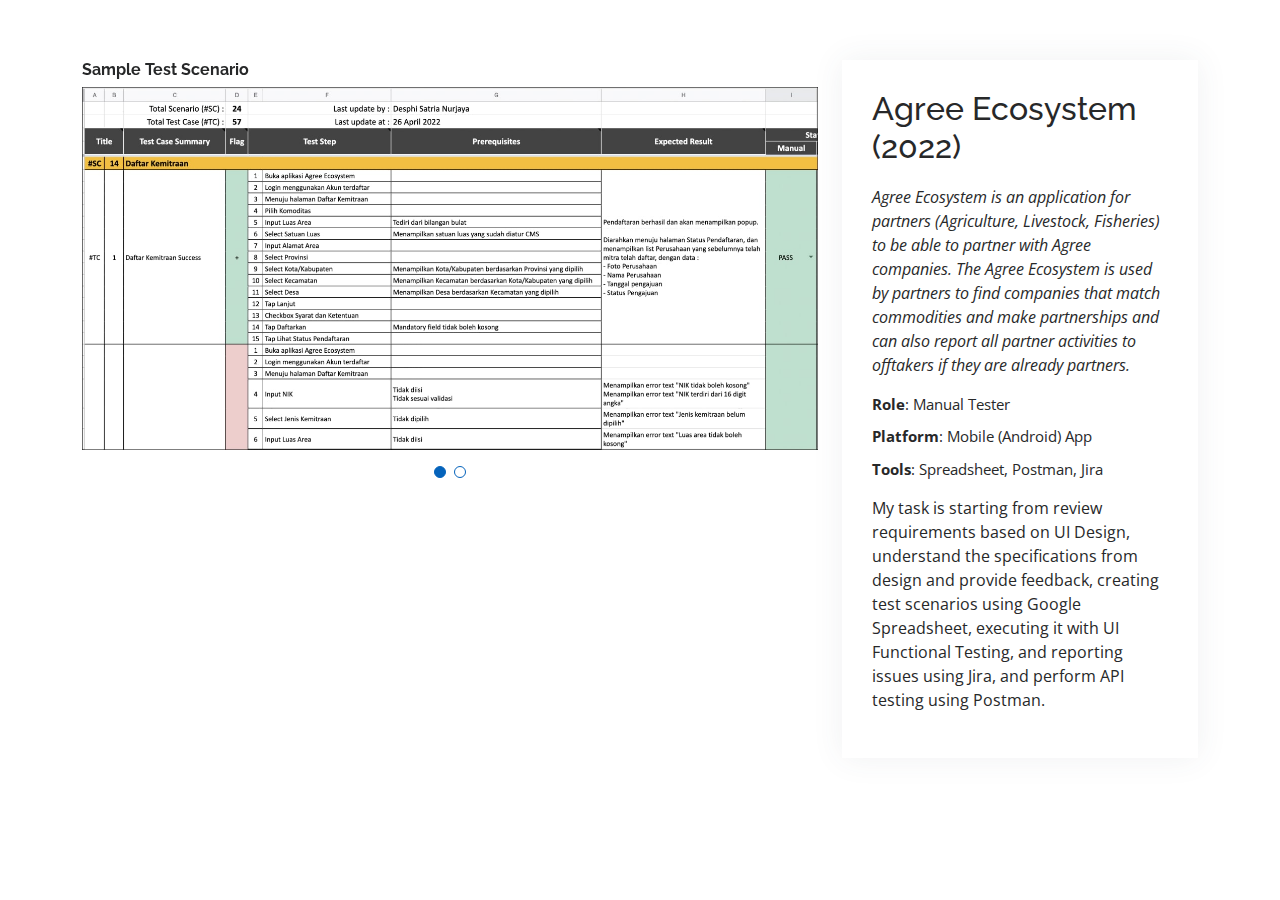
<file: details-agree-ecosystem.html>
<!DOCTYPE html>
<html lang="en">

<head>
  <meta charset="utf-8">
  <meta content="width=device-width, initial-scale=1.0" name="viewport">

  <title>Portfolio Details - Personal Bootstrap Template</title>
  <meta content="" name="description">
  <meta content="" name="keywords">

  <!-- Favicons -->
  <link href="assets/img/favicon.png" rel="icon">
  <link href="assets/img/apple-touch-icon.png" rel="apple-touch-icon">

  <!-- Google Fonts -->
  <link href="https://fonts.googleapis.com/css?family=Open+Sans:300,300i,400,400i,600,600i,700,700i|Raleway:300,300i,400,400i,500,500i,600,600i,700,700i|Poppins:300,300i,400,400i,500,500i,600,600i,700,700i" rel="stylesheet">

  <!-- Vendor CSS Files -->
  <link href="assets/vendor/aos/aos.css" rel="stylesheet">
  <link href="assets/vendor/bootstrap/css/bootstrap.min.css" rel="stylesheet">
  <link href="assets/vendor/bootstrap-icons/bootstrap-icons.css" rel="stylesheet">
  <link href="assets/vendor/boxicons/css/boxicons.min.css" rel="stylesheet">
  <link href="assets/vendor/glightbox/css/glightbox.min.css" rel="stylesheet">
  <link href="assets/vendor/swiper/swiper-bundle.min.css" rel="stylesheet">

  <!-- Template Main CSS File -->
  <link href="assets/css/style.css" rel="stylesheet">

  <!-- =======================================================
  * Template Name: MyResume - v4.8.1
  * Template URL: https://bootstrapmade.com/free-html-bootstrap-template-my-resume/
  * Author: BootstrapMade.com
  * License: https://bootstrapmade.com/license/
  ======================================================== -->
</head>

<body>

  <main id="main">

    <!-- ======= Portfolio Details Section Agree Mart ======= -->
    <section id="agree-ecosytem-details" class="portfolio-details">
      <div class="container">
        <div class="row gy-4">
          <div class="col-lg-8">
            <div class="portfolio-details-slider swiper">
              <div class="swiper-wrapper align-items-center">
                <div class="swiper-slide">
                  <h6><strong>Sample Test Scenario</strong></h6>
                  <img src="assets/img/portfolio/agree-ecosystem-scenario.jpg" alt="">
                </div>
                <div class="swiper-slide">
                  <h6><strong>Sample Issue Reporting</strong></h6>
                  <img src="assets/img/portfolio/agree-ecosystem-report.jpg" alt="">
                </div>
              </div>
              <div class="swiper-pagination"></div>
            </div>
          </div>
          <div class="col-lg-4">
            <div class="portfolio-info">
              <h2>Agree Ecosystem (2022)</h2>
              <div class="portfolio-description">
                <p><em>
                  Agree Ecosystem is an application for partners (Agriculture, Livestock, Fisheries) to be able to partner with Agree companies. The Agree Ecosystem is used by partners to find companies that match commodities and make partnerships and can also report all partner activities to offtakers if they are already partners.
                </p></em>
              </div>
              <ul>
                <li><strong>Role</strong>: Manual Tester</li>
                <li><strong>Platform</strong>: Mobile (Android) App</li>
                <li><strong>Tools</strong>: Spreadsheet, Postman, Jira</li>
              </ul>
              <p>My task is starting from review requirements based on UI Design, understand the specifications from design and provide feedback, creating test scenarios using Google Spreadsheet, executing it with UI Functional Testing, and reporting issues using Jira, and perform API testing using Postman.
              </p>
            </div>
          </div>

        </div>

      </div>
    </section><!-- End Portfolio Details Section -->

  </main><!-- End #main -->

  <div id="preloader"></div>
  <a href="#" class="back-to-top d-flex align-items-center justify-content-center"><i class="bi bi-arrow-up-short"></i></a>

  <!-- Vendor JS Files -->
  <script src="assets/vendor/purecounter/purecounter_vanilla.js"></script>
  <script src="assets/vendor/aos/aos.js"></script>
  <script src="assets/vendor/bootstrap/js/bootstrap.bundle.min.js"></script>
  <script src="assets/vendor/glightbox/js/glightbox.min.js"></script>
  <script src="assets/vendor/isotope-layout/isotope.pkgd.min.js"></script>
  <script src="assets/vendor/swiper/swiper-bundle.min.js"></script>
  <script src="assets/vendor/typed.js/typed.min.js"></script>
  <script src="assets/vendor/waypoints/noframework.waypoints.js"></script>
  <script src="assets/vendor/php-email-form/validate.js"></script>

  <!-- Template Main JS File -->
  <script src="assets/js/main.js"></script>

</body>

</html>
</file>
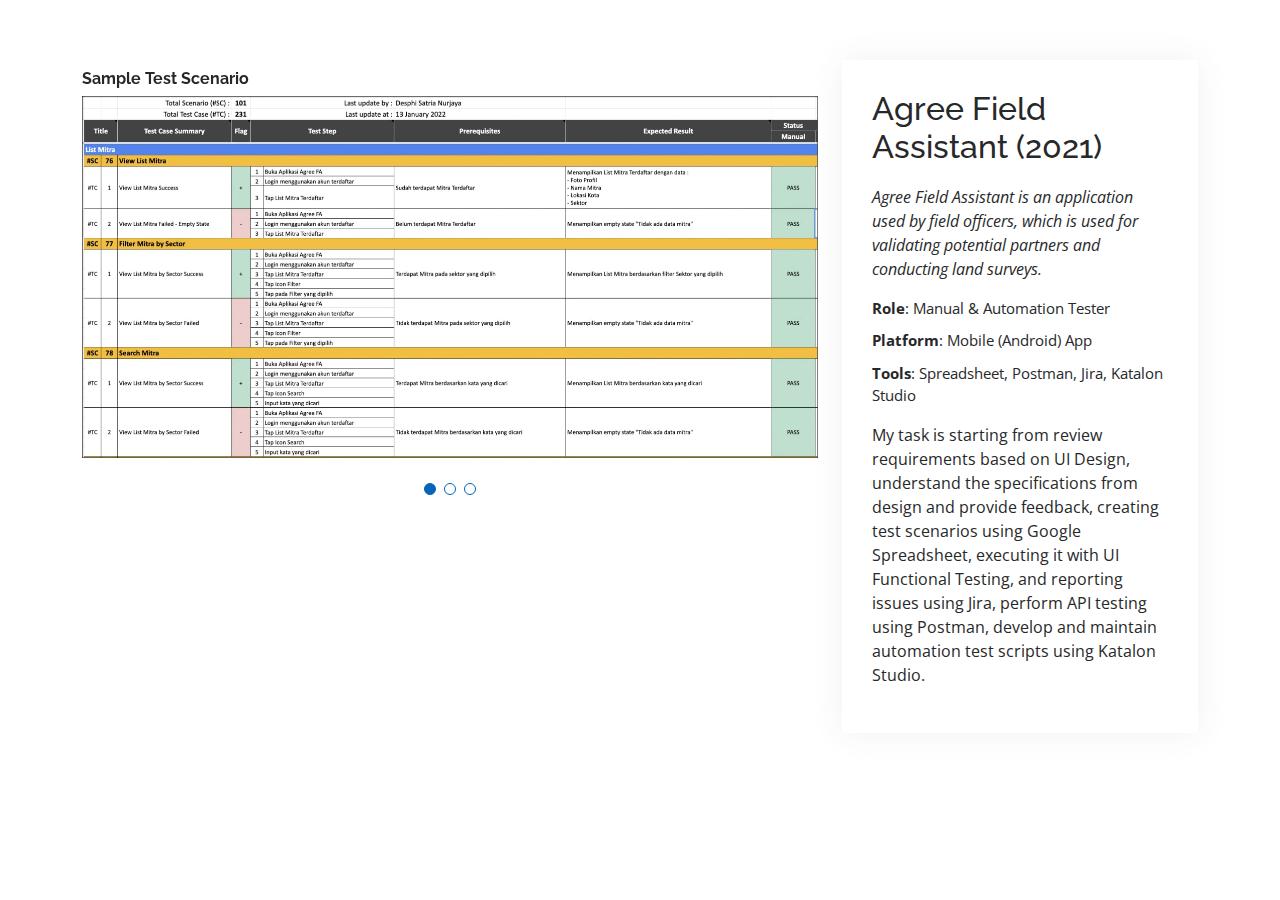
<file: details-agree-fieldassistant.html>
<!DOCTYPE html>
<html lang="en">

<head>
  <meta charset="utf-8">
  <meta content="width=device-width, initial-scale=1.0" name="viewport">

  <title>Portfolio Details - Personal Bootstrap Template</title>
  <meta content="" name="description">
  <meta content="" name="keywords">

  <!-- Favicons -->
  <link href="assets/img/favicon.png" rel="icon">
  <link href="assets/img/apple-touch-icon.png" rel="apple-touch-icon">

  <!-- Google Fonts -->
  <link href="https://fonts.googleapis.com/css?family=Open+Sans:300,300i,400,400i,600,600i,700,700i|Raleway:300,300i,400,400i,500,500i,600,600i,700,700i|Poppins:300,300i,400,400i,500,500i,600,600i,700,700i" rel="stylesheet">

  <!-- Vendor CSS Files -->
  <link href="assets/vendor/aos/aos.css" rel="stylesheet">
  <link href="assets/vendor/bootstrap/css/bootstrap.min.css" rel="stylesheet">
  <link href="assets/vendor/bootstrap-icons/bootstrap-icons.css" rel="stylesheet">
  <link href="assets/vendor/boxicons/css/boxicons.min.css" rel="stylesheet">
  <link href="assets/vendor/glightbox/css/glightbox.min.css" rel="stylesheet">
  <link href="assets/vendor/swiper/swiper-bundle.min.css" rel="stylesheet">

  <!-- Template Main CSS File -->
  <link href="assets/css/style.css" rel="stylesheet">

  <!-- =======================================================
  * Template Name: MyResume - v4.8.1
  * Template URL: https://bootstrapmade.com/free-html-bootstrap-template-my-resume/
  * Author: BootstrapMade.com
  * License: https://bootstrapmade.com/license/
  ======================================================== -->
</head>

<body>

  <main id="main">

    <!-- ======= Portfolio Details Section Agree Mart ======= -->
    <section id="agree-fieldassistant-details" class="portfolio-details">
      <div class="container">
        <div class="row gy-4">
          <div class="col-lg-8">
            <div class="portfolio-details-slider swiper">
              <div class="swiper-wrapper align-items-center">
                <div class="swiper-slide">
                  <h6><strong>Sample Test Scenario</strong></h6>
                  <img src="assets/img/portfolio/agree-fieldassistant-scenario.jpg" alt="">
                </div>
                <div class="swiper-slide">
                  <h6><strong>Sample Issue Reporting</strong></h6>
                  <img src="assets/img/portfolio/agree-fieldassistant-report.jpg" alt="">
                </div>
                <div class="swiper-slide">
                  <h6><strong>Sample Test Automation Script</strong> </h6>
                  <h6>Automation script - Change Password Success </h6>
                  <img src="assets/img/portfolio/agree-fieldassistant-automation.jpg" alt="">
                </div>
              </div>
              <div class="swiper-pagination"></div>
            </div>
          </div>
          <div class="col-lg-4">
            <div class="portfolio-info">
              <h2>Agree Field Assistant (2021)</h2>
              <div class="portfolio-description">
                <p><em>
                  Agree Field Assistant is an application used by field officers, which is used for validating potential partners and conducting land surveys.
                </p></em>
              </div>
              <ul>
                <li><strong>Role</strong>: Manual & Automation Tester</li>
                <li><strong>Platform</strong>: Mobile (Android) App</li>
                <li><strong>Tools</strong>: Spreadsheet, Postman, Jira, Katalon Studio</li>
              </ul>
              <p>My task is starting from review requirements based on UI Design, understand the specifications from design and provide feedback, creating test scenarios using Google Spreadsheet, executing it with UI Functional Testing, and reporting issues using Jira, perform API testing using Postman, develop and maintain automation test scripts using Katalon Studio.
              </p>
            </div>
          </div>

        </div>

      </div>
    </section><!-- End Portfolio Details Section -->

  </main><!-- End #main -->

  <div id="preloader"></div>
  <a href="#" class="back-to-top d-flex align-items-center justify-content-center"><i class="bi bi-arrow-up-short"></i></a>

  <!-- Vendor JS Files -->
  <script src="assets/vendor/purecounter/purecounter_vanilla.js"></script>
  <script src="assets/vendor/aos/aos.js"></script>
  <script src="assets/vendor/bootstrap/js/bootstrap.bundle.min.js"></script>
  <script src="assets/vendor/glightbox/js/glightbox.min.js"></script>
  <script src="assets/vendor/isotope-layout/isotope.pkgd.min.js"></script>
  <script src="assets/vendor/swiper/swiper-bundle.min.js"></script>
  <script src="assets/vendor/typed.js/typed.min.js"></script>
  <script src="assets/vendor/waypoints/noframework.waypoints.js"></script>
  <script src="assets/vendor/php-email-form/validate.js"></script>

  <!-- Template Main JS File -->
  <script src="assets/js/main.js"></script>

</body>

</html>
</file>
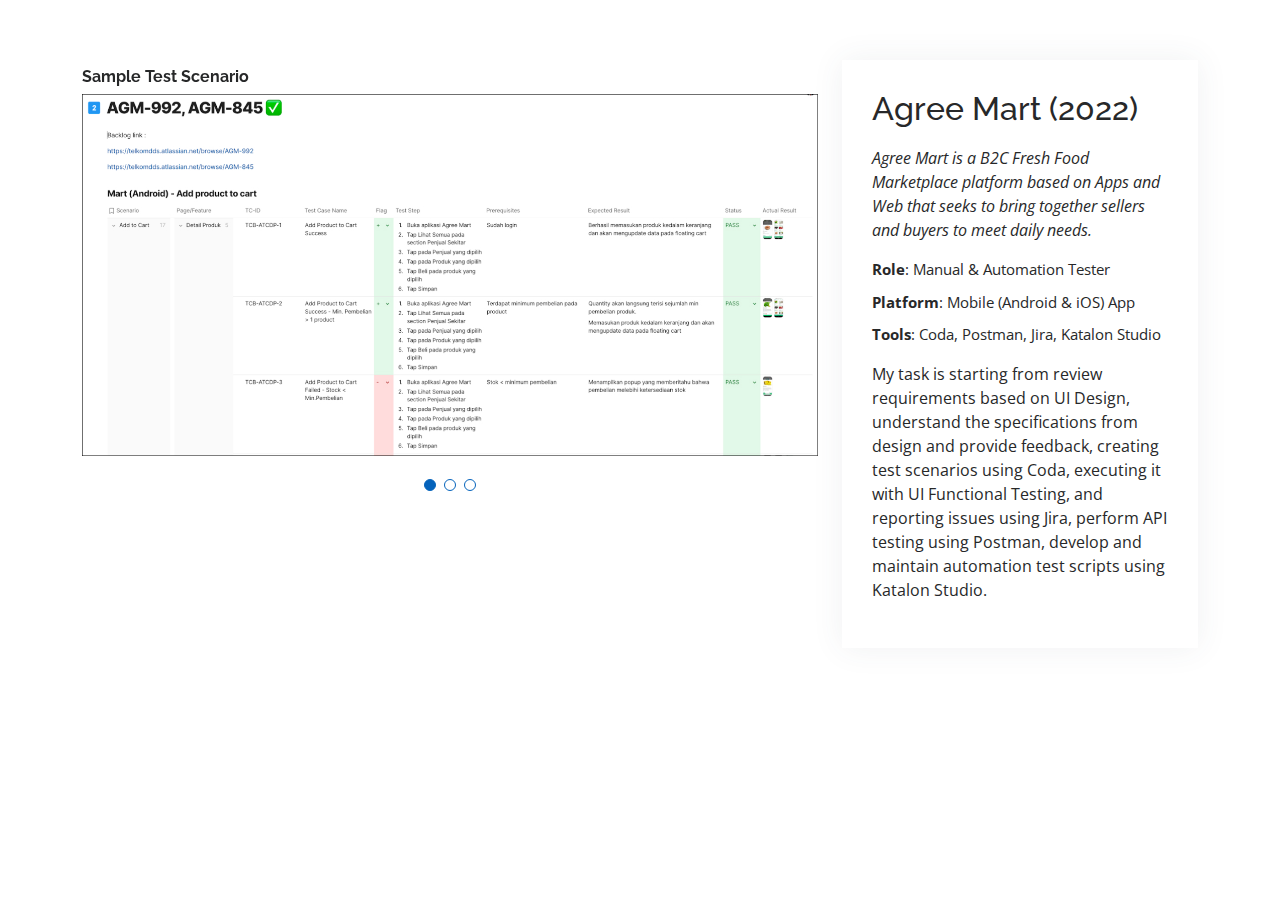
<file: details-agreemart.html>
<!DOCTYPE html>
<html lang="en">

<head>
  <meta charset="utf-8">
  <meta content="width=device-width, initial-scale=1.0" name="viewport">

  <title>Portfolio Details - Personal Bootstrap Template</title>
  <meta content="" name="description">
  <meta content="" name="keywords">

  <!-- Favicons -->
  <link href="assets/img/favicon.png" rel="icon">
  <link href="assets/img/apple-touch-icon.png" rel="apple-touch-icon">

  <!-- Google Fonts -->
  <link href="https://fonts.googleapis.com/css?family=Open+Sans:300,300i,400,400i,600,600i,700,700i|Raleway:300,300i,400,400i,500,500i,600,600i,700,700i|Poppins:300,300i,400,400i,500,500i,600,600i,700,700i" rel="stylesheet">

  <!-- Vendor CSS Files -->
  <link href="assets/vendor/aos/aos.css" rel="stylesheet">
  <link href="assets/vendor/bootstrap/css/bootstrap.min.css" rel="stylesheet">
  <link href="assets/vendor/bootstrap-icons/bootstrap-icons.css" rel="stylesheet">
  <link href="assets/vendor/boxicons/css/boxicons.min.css" rel="stylesheet">
  <link href="assets/vendor/glightbox/css/glightbox.min.css" rel="stylesheet">
  <link href="assets/vendor/swiper/swiper-bundle.min.css" rel="stylesheet">

  <!-- Template Main CSS File -->
  <link href="assets/css/style.css" rel="stylesheet">

  <!-- =======================================================
  * Template Name: MyResume - v4.8.1
  * Template URL: https://bootstrapmade.com/free-html-bootstrap-template-my-resume/
  * Author: BootstrapMade.com
  * License: https://bootstrapmade.com/license/
  ======================================================== -->
</head>

<body>

  <main id="main">

    <!-- ======= Portfolio Details Section Agree Mart ======= -->
    <section id="agreemart-details" class="portfolio-details">
      <div class="container">
        <div class="row gy-4">
          <div class="col-lg-8">
            <div class="portfolio-details-slider swiper">
              <div class="swiper-wrapper align-items-center">
                <div class="swiper-slide">
                  <h6><strong>Sample Test Scenario</strong></h6>
                  <img src="assets/img/portfolio/agreemart-scenario.jpg" alt="">
                </div>
                <div class="swiper-slide">
                  <h6><strong>Sample Issue Reporting</strong></h6>
                  <img src="assets/img/portfolio/agreemart-report.jpg" alt="">
                </div>
                <div class="swiper-slide">
                  <h6><strong>Sample Test Automation Script</strong> </h6>
                  <h6>Automation script - Change Password Success </h6>
                  <img src="assets/img/portfolio/agreemart-automation.jpg" alt="">
                </div>
              </div>
              <div class="swiper-pagination"></div>
            </div>
          </div>
          <div class="col-lg-4">
            <div class="portfolio-info">
              <h2>Agree Mart (2022)</h2>
              <div class="portfolio-description">
                <p><em>
                  Agree Mart is a B2C Fresh Food Marketplace platform based on Apps and Web that seeks to bring together sellers and buyers to meet daily needs. 
                </p></em>
              </div>
              <ul>
                <li><strong>Role</strong>: Manual & Automation Tester</li>
                <li><strong>Platform</strong>: Mobile (Android & iOS) App</li>
                <li><strong>Tools</strong>: Coda, Postman, Jira, Katalon Studio</li>
              </ul>
              <p>My task is starting from review requirements based on UI Design, understand the specifications from design and provide feedback, creating test scenarios using Coda, executing it with UI Functional Testing, and reporting issues using Jira, perform API testing using Postman, develop and maintain automation test scripts using Katalon Studio.
              </p>
            </div>
          </div>

        </div>

      </div>
    </section><!-- End Portfolio Details Section -->

  </main><!-- End #main -->

  <div id="preloader"></div>
  <a href="#" class="back-to-top d-flex align-items-center justify-content-center"><i class="bi bi-arrow-up-short"></i></a>

  <!-- Vendor JS Files -->
  <script src="assets/vendor/purecounter/purecounter_vanilla.js"></script>
  <script src="assets/vendor/aos/aos.js"></script>
  <script src="assets/vendor/bootstrap/js/bootstrap.bundle.min.js"></script>
  <script src="assets/vendor/glightbox/js/glightbox.min.js"></script>
  <script src="assets/vendor/isotope-layout/isotope.pkgd.min.js"></script>
  <script src="assets/vendor/swiper/swiper-bundle.min.js"></script>
  <script src="assets/vendor/typed.js/typed.min.js"></script>
  <script src="assets/vendor/waypoints/noframework.waypoints.js"></script>
  <script src="assets/vendor/php-email-form/validate.js"></script>

  <!-- Template Main JS File -->
  <script src="assets/js/main.js"></script>

</body>

</html>
</file>
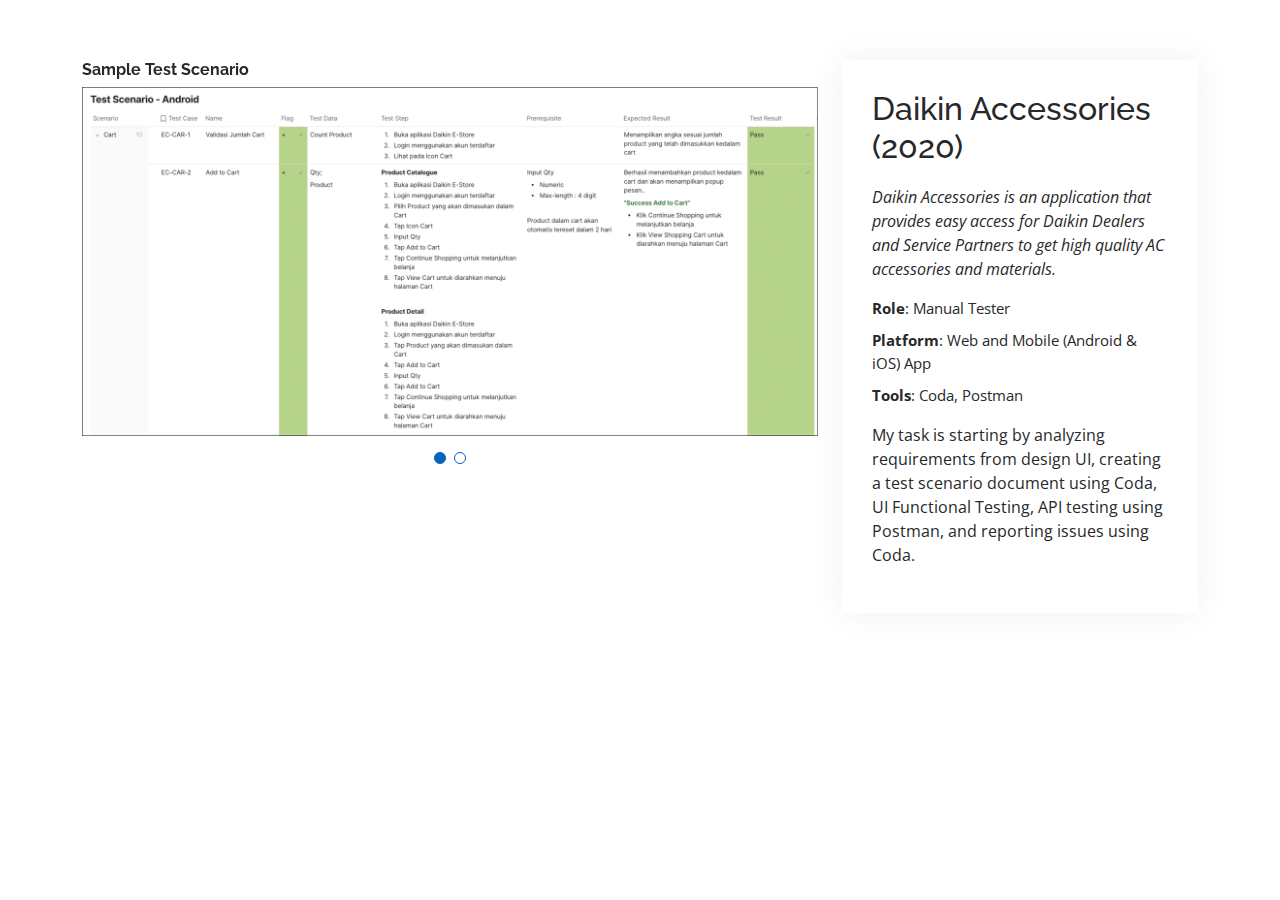
<file: details-daikin.html>
<!DOCTYPE html>
<html lang="en">

<head>
  <meta charset="utf-8">
  <meta content="width=device-width, initial-scale=1.0" name="viewport">

  <title>Portfolio Details - Personal Bootstrap Template</title>
  <meta content="" name="description">
  <meta content="" name="keywords">

  <!-- Favicons -->
  <link href="assets/img/favicon.png" rel="icon">
  <link href="assets/img/apple-touch-icon.png" rel="apple-touch-icon">

  <!-- Google Fonts -->
  <link href="https://fonts.googleapis.com/css?family=Open+Sans:300,300i,400,400i,600,600i,700,700i|Raleway:300,300i,400,400i,500,500i,600,600i,700,700i|Poppins:300,300i,400,400i,500,500i,600,600i,700,700i" rel="stylesheet">

  <!-- Vendor CSS Files -->
  <link href="assets/vendor/aos/aos.css" rel="stylesheet">
  <link href="assets/vendor/bootstrap/css/bootstrap.min.css" rel="stylesheet">
  <link href="assets/vendor/bootstrap-icons/bootstrap-icons.css" rel="stylesheet">
  <link href="assets/vendor/boxicons/css/boxicons.min.css" rel="stylesheet">
  <link href="assets/vendor/glightbox/css/glightbox.min.css" rel="stylesheet">
  <link href="assets/vendor/swiper/swiper-bundle.min.css" rel="stylesheet">

  <!-- Template Main CSS File -->
  <link href="assets/css/style.css" rel="stylesheet">

  <!-- =======================================================
  * Template Name: MyResume - v4.8.1
  * Template URL: https://bootstrapmade.com/free-html-bootstrap-template-my-resume/
  * Author: BootstrapMade.com
  * License: https://bootstrapmade.com/license/
  ======================================================== -->
</head>

<body>

  <main id="main">

    <!-- ======= Portfolio Details Section Agree Mart ======= -->
    <section id="daikin-details" class="portfolio-details">
      <div class="container">
        <div class="row gy-4">
          <div class="col-lg-8">
            <div class="portfolio-details-slider swiper">
              <div class="swiper-wrapper align-items-center">
                <div class="swiper-slide">
                  <h6><strong>Sample Test Scenario</strong></h6>
                  <img src="assets/img/portfolio/daikin-scenario.jpg" alt="">
                </div>
                <div class="swiper-slide">
                  <h6><strong>Sample Issue Reporting</strong></h6>
                  <img src="assets/img/portfolio/daikin-report.jpg" alt="">
                </div>
              </div>
              <div class="swiper-pagination"></div>
            </div>
          </div>
          <div class="col-lg-4">
            <div class="portfolio-info">
              <h2>Daikin Accessories (2020)</h2>
              <div class="portfolio-description">
                <p><em>
                  Daikin Accessories is an application that provides easy access for Daikin Dealers and Service Partners to get high quality AC accessories and materials.
                </p></em>
              </div>
              <ul>
                <li><strong>Role</strong>: Manual Tester</li>
                <li><strong>Platform</strong>: Web and Mobile (Android & iOS) App</li>
                <li><strong>Tools</strong>: Coda, Postman</li>
              </ul>
              <p>My task is starting by analyzing requirements from design UI, creating a test scenario document using Coda, UI Functional Testing, API testing using Postman, and reporting issues using Coda.
              </p>
            </div>
          </div>

        </div>

      </div>
    </section><!-- End Portfolio Details Section -->

  </main><!-- End #main -->

  <div id="preloader"></div>
  <a href="#" class="back-to-top d-flex align-items-center justify-content-center"><i class="bi bi-arrow-up-short"></i></a>

  <!-- Vendor JS Files -->
  <script src="assets/vendor/purecounter/purecounter_vanilla.js"></script>
  <script src="assets/vendor/aos/aos.js"></script>
  <script src="assets/vendor/bootstrap/js/bootstrap.bundle.min.js"></script>
  <script src="assets/vendor/glightbox/js/glightbox.min.js"></script>
  <script src="assets/vendor/isotope-layout/isotope.pkgd.min.js"></script>
  <script src="assets/vendor/swiper/swiper-bundle.min.js"></script>
  <script src="assets/vendor/typed.js/typed.min.js"></script>
  <script src="assets/vendor/waypoints/noframework.waypoints.js"></script>
  <script src="assets/vendor/php-email-form/validate.js"></script>

  <!-- Template Main JS File -->
  <script src="assets/js/main.js"></script>

</body>

</html>
</file>
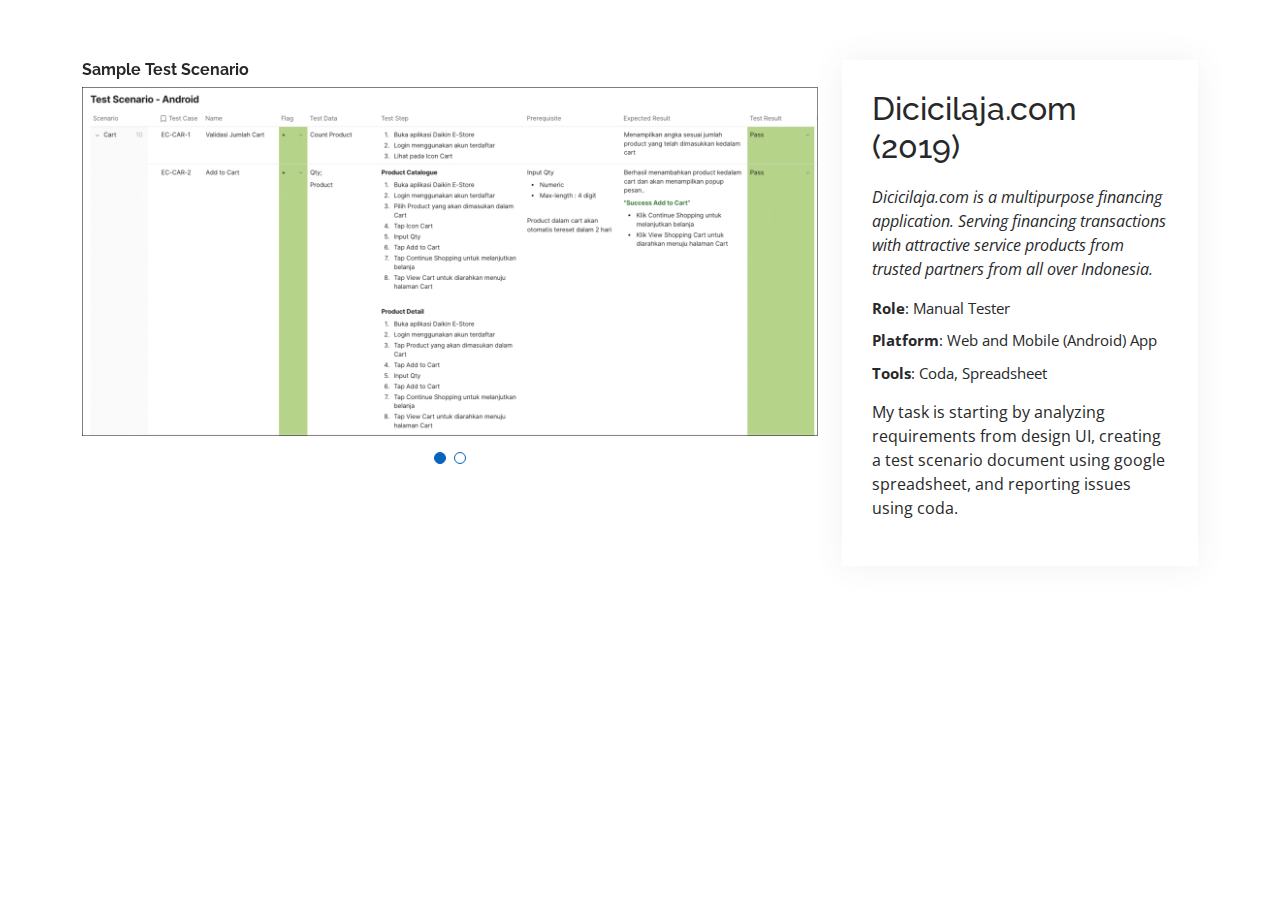
<file: details-dicicilaja.html>
<!DOCTYPE html>
<html lang="en">

<head>
  <meta charset="utf-8">
  <meta content="width=device-width, initial-scale=1.0" name="viewport">

  <title>Portfolio Details - Personal Bootstrap Template</title>
  <meta content="" name="description">
  <meta content="" name="keywords">

  <!-- Favicons -->
  <link href="assets/img/favicon.png" rel="icon">
  <link href="assets/img/apple-touch-icon.png" rel="apple-touch-icon">

  <!-- Google Fonts -->
  <link href="https://fonts.googleapis.com/css?family=Open+Sans:300,300i,400,400i,600,600i,700,700i|Raleway:300,300i,400,400i,500,500i,600,600i,700,700i|Poppins:300,300i,400,400i,500,500i,600,600i,700,700i" rel="stylesheet">

  <!-- Vendor CSS Files -->
  <link href="assets/vendor/aos/aos.css" rel="stylesheet">
  <link href="assets/vendor/bootstrap/css/bootstrap.min.css" rel="stylesheet">
  <link href="assets/vendor/bootstrap-icons/bootstrap-icons.css" rel="stylesheet">
  <link href="assets/vendor/boxicons/css/boxicons.min.css" rel="stylesheet">
  <link href="assets/vendor/glightbox/css/glightbox.min.css" rel="stylesheet">
  <link href="assets/vendor/swiper/swiper-bundle.min.css" rel="stylesheet">

  <!-- Template Main CSS File -->
  <link href="assets/css/style.css" rel="stylesheet">

  <!-- =======================================================
  * Template Name: MyResume - v4.8.1
  * Template URL: https://bootstrapmade.com/free-html-bootstrap-template-my-resume/
  * Author: BootstrapMade.com
  * License: https://bootstrapmade.com/license/
  ======================================================== -->
</head>

<body>

  <main id="main">

    <!-- ======= Portfolio Details Section Agree Mart ======= -->
    <section id="daikin-details" class="portfolio-details">
      <div class="container">
        <div class="row gy-4">
          <div class="col-lg-8">
            <div class="portfolio-details-slider swiper">
              <div class="swiper-wrapper align-items-center">
                <div class="swiper-slide">
                  <h6><strong>Sample Test Scenario</strong></h6>
                  <img src="assets/img/portfolio/daikin-scenario.jpg" alt="">
                </div>
                <div class="swiper-slide">
                  <h6><strong>Sample Issue Reporting</strong></h6>
                  <img src="assets/img/portfolio/daikin-report.jpg" alt="">
                </div>
              </div>
              <div class="swiper-pagination"></div>
            </div>
          </div>
          <div class="col-lg-4">
            <div class="portfolio-info">
              <h2>Dicicilaja.com (2019)</h2>
              <div class="portfolio-description">
                <p><em>
                  Dicicilaja.com is a multipurpose financing application. Serving financing transactions with attractive service products from trusted partners from all over Indonesia.
                </p></em>
              </div>
              <ul>
                <li><strong>Role</strong>: Manual Tester</li>
                <li><strong>Platform</strong>: Web and Mobile (Android) App</li>
                <li><strong>Tools</strong>: Coda, Spreadsheet</li>
              </ul>
              <p>My task is starting by analyzing requirements from design UI, creating a test scenario document using google spreadsheet, and reporting issues using coda.

              </p>
            </div>
          </div>

        </div>

      </div>
    </section><!-- End Portfolio Details Section -->

  </main><!-- End #main -->

  <div id="preloader"></div>
  <a href="#" class="back-to-top d-flex align-items-center justify-content-center"><i class="bi bi-arrow-up-short"></i></a>

  <!-- Vendor JS Files -->
  <script src="assets/vendor/purecounter/purecounter_vanilla.js"></script>
  <script src="assets/vendor/aos/aos.js"></script>
  <script src="assets/vendor/bootstrap/js/bootstrap.bundle.min.js"></script>
  <script src="assets/vendor/glightbox/js/glightbox.min.js"></script>
  <script src="assets/vendor/isotope-layout/isotope.pkgd.min.js"></script>
  <script src="assets/vendor/swiper/swiper-bundle.min.js"></script>
  <script src="assets/vendor/typed.js/typed.min.js"></script>
  <script src="assets/vendor/waypoints/noframework.waypoints.js"></script>
  <script src="assets/vendor/php-email-form/validate.js"></script>

  <!-- Template Main JS File -->
  <script src="assets/js/main.js"></script>

</body>

</html>
</file>
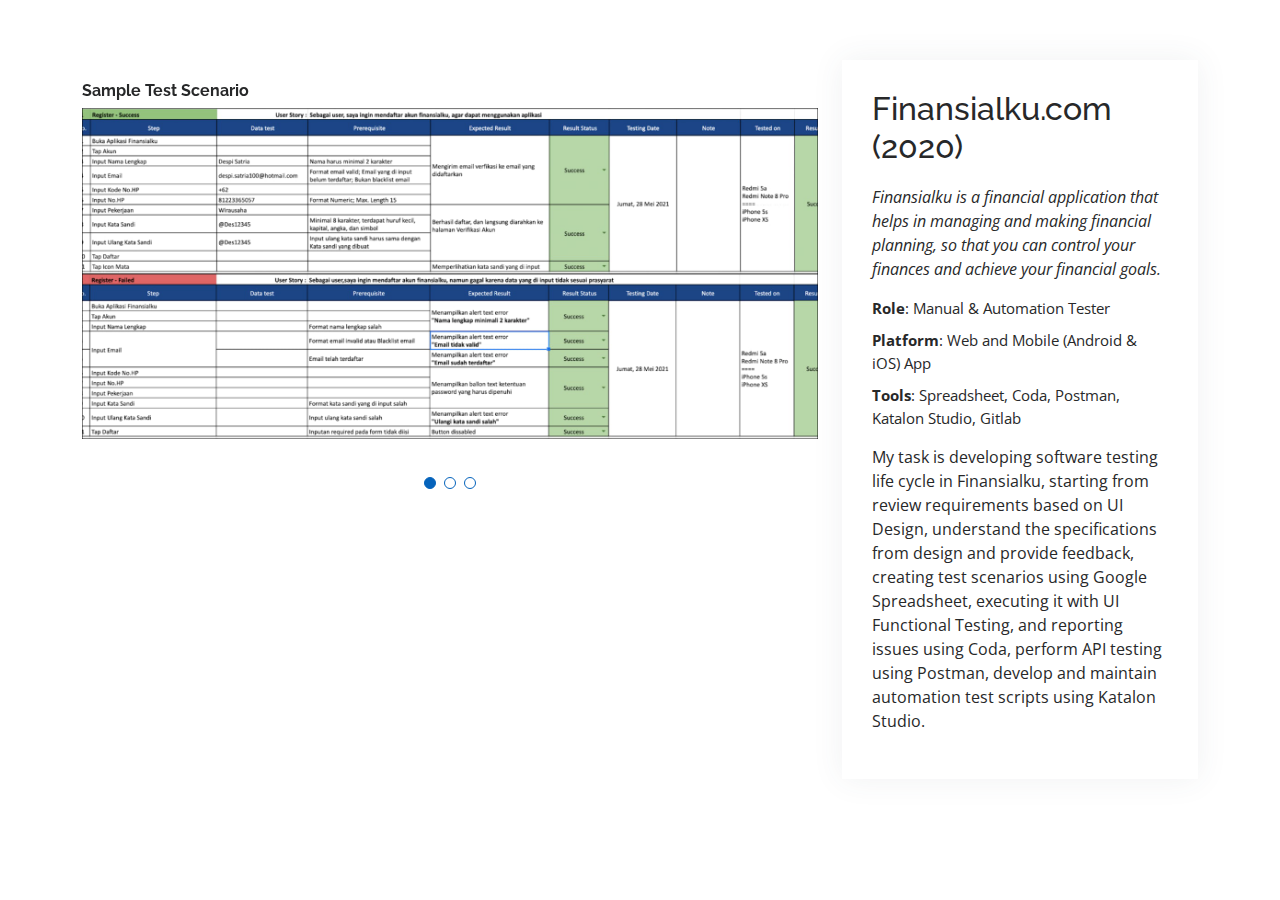
<file: details-finansialku.html>
<!DOCTYPE html>
<html lang="en">

<head>
  <meta charset="utf-8">
  <meta content="width=device-width, initial-scale=1.0" name="viewport">

  <title>Portfolio Details - Personal Bootstrap Template</title>
  <meta content="" name="description">
  <meta content="" name="keywords">

  <!-- Favicons -->
  <link href="assets/img/favicon.png" rel="icon">
  <link href="assets/img/apple-touch-icon.png" rel="apple-touch-icon">

  <!-- Google Fonts -->
  <link href="https://fonts.googleapis.com/css?family=Open+Sans:300,300i,400,400i,600,600i,700,700i|Raleway:300,300i,400,400i,500,500i,600,600i,700,700i|Poppins:300,300i,400,400i,500,500i,600,600i,700,700i" rel="stylesheet">

  <!-- Vendor CSS Files -->
  <link href="assets/vendor/aos/aos.css" rel="stylesheet">
  <link href="assets/vendor/bootstrap/css/bootstrap.min.css" rel="stylesheet">
  <link href="assets/vendor/bootstrap-icons/bootstrap-icons.css" rel="stylesheet">
  <link href="assets/vendor/boxicons/css/boxicons.min.css" rel="stylesheet">
  <link href="assets/vendor/glightbox/css/glightbox.min.css" rel="stylesheet">
  <link href="assets/vendor/swiper/swiper-bundle.min.css" rel="stylesheet">

  <!-- Template Main CSS File -->
  <link href="assets/css/style.css" rel="stylesheet">

  <!-- =======================================================
  * Template Name: MyResume - v4.8.1
  * Template URL: https://bootstrapmade.com/free-html-bootstrap-template-my-resume/
  * Author: BootstrapMade.com
  * License: https://bootstrapmade.com/license/
  ======================================================== -->
</head>

<body>

  <main id="main">

    <!-- ======= Portfolio Details Section Agree Mart ======= -->
    <section id="finansialku-details" class="portfolio-details">
      <div class="container">
        <div class="row gy-4">
          <div class="col-lg-8">
            <div class="portfolio-details-slider swiper">
              <div class="swiper-wrapper align-items-center">
                <div class="swiper-slide">
                  <h6><strong>Sample Test Scenario</strong></h6>
                  <img src="assets/img/portfolio/finansialku-scenario.jpg" alt="">
                </div>
                <div class="swiper-slide">
                  <h6><strong>Sample Issue Reporting</strong></h6>
                  <img src="assets/img/portfolio/finansialku-report.jpg" alt="">
                </div>
                <div class="swiper-slide">
                  <h6><strong>Sample Test Automation Script</strong> </h6>
                  <h6>Automation script - Add Rekening Akun Kas</h6>
                  <img src="assets/img/portfolio/finansialku-automation.jpg" alt="">
                </div>
              </div>
              <div class="swiper-pagination"></div>
            </div>
          </div>
          <div class="col-lg-4">
            <div class="portfolio-info">
              <h2>Finansialku.com (2020)</h2>
              <div class="portfolio-description">
                <p><em>
                  Finansialku is a financial application that helps in managing and making financial planning, so that you can control your finances and achieve your financial goals.
                </p></em>
              </div>
              <ul>
                <li><strong>Role</strong>: Manual & Automation Tester</li>
                <li><strong>Platform</strong>: Web and Mobile (Android & iOS) App</li>
                <li><strong>Tools</strong>: Spreadsheet, Coda, Postman, Katalon Studio, Gitlab</li>
              </ul>
              <p>My task is developing software testing life cycle in Finansialku, starting from review requirements based on UI Design, understand the specifications from design and provide feedback, creating test scenarios using Google Spreadsheet, executing it with UI Functional Testing, and reporting issues using Coda, perform API testing using Postman, develop and maintain automation test scripts using Katalon Studio.
              </p>
            </div>
          </div>

        </div>

      </div>
    </section><!-- End Portfolio Details Section -->

  </main><!-- End #main -->

  <div id="preloader"></div>
  <a href="#" class="back-to-top d-flex align-items-center justify-content-center"><i class="bi bi-arrow-up-short"></i></a>

  <!-- Vendor JS Files -->
  <script src="assets/vendor/purecounter/purecounter_vanilla.js"></script>
  <script src="assets/vendor/aos/aos.js"></script>
  <script src="assets/vendor/bootstrap/js/bootstrap.bundle.min.js"></script>
  <script src="assets/vendor/glightbox/js/glightbox.min.js"></script>
  <script src="assets/vendor/isotope-layout/isotope.pkgd.min.js"></script>
  <script src="assets/vendor/swiper/swiper-bundle.min.js"></script>
  <script src="assets/vendor/typed.js/typed.min.js"></script>
  <script src="assets/vendor/waypoints/noframework.waypoints.js"></script>
  <script src="assets/vendor/php-email-form/validate.js"></script>

  <!-- Template Main JS File -->
  <script src="assets/js/main.js"></script>

</body>

</html>
</file>
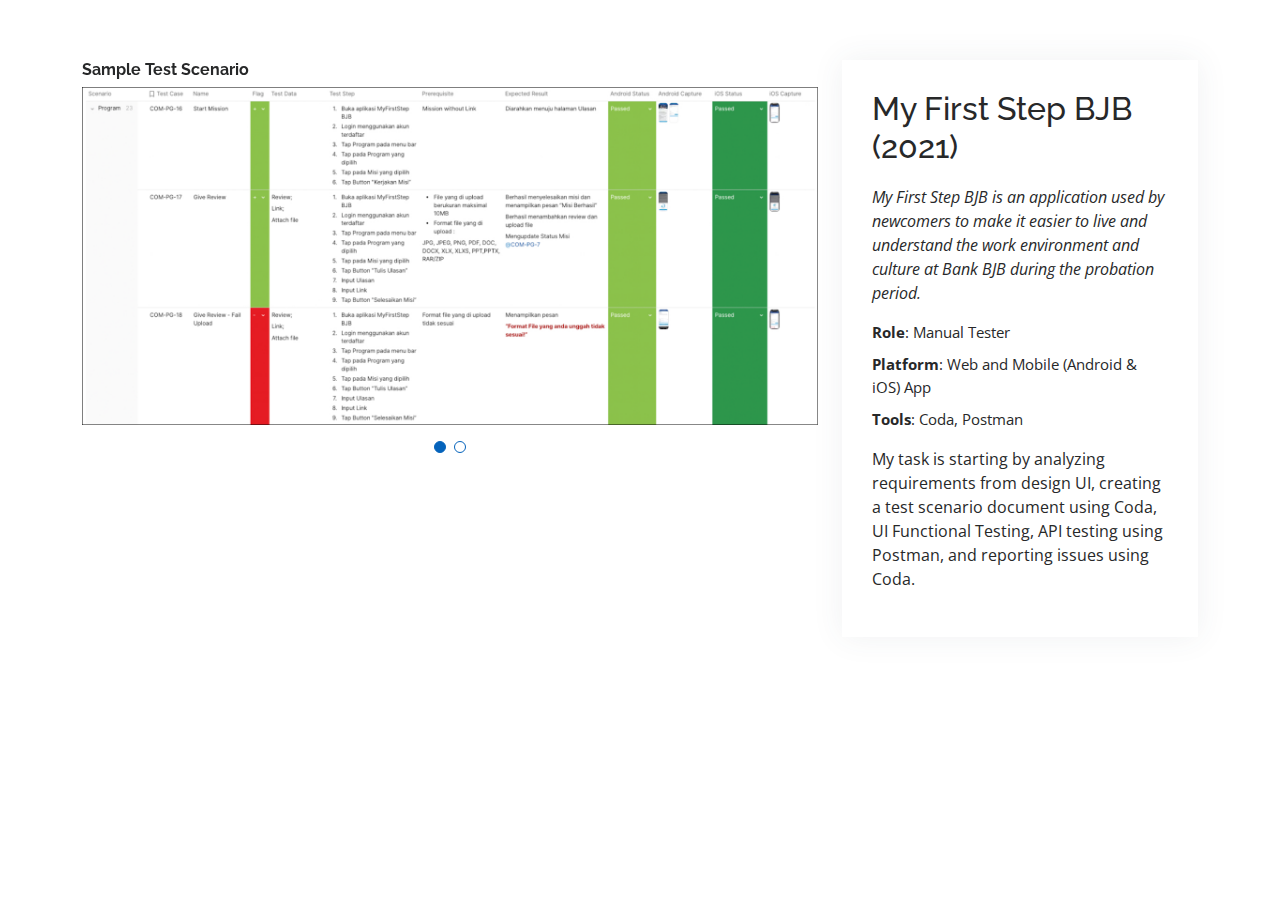
<file: details-mfs-bjb.html>
<!DOCTYPE html>
<html lang="en">

<head>
  <meta charset="utf-8">
  <meta content="width=device-width, initial-scale=1.0" name="viewport">

  <title>Portfolio Details - Personal Bootstrap Template</title>
  <meta content="" name="description">
  <meta content="" name="keywords">

  <!-- Favicons -->
  <link href="assets/img/favicon.png" rel="icon">
  <link href="assets/img/apple-touch-icon.png" rel="apple-touch-icon">

  <!-- Google Fonts -->
  <link href="https://fonts.googleapis.com/css?family=Open+Sans:300,300i,400,400i,600,600i,700,700i|Raleway:300,300i,400,400i,500,500i,600,600i,700,700i|Poppins:300,300i,400,400i,500,500i,600,600i,700,700i" rel="stylesheet">

  <!-- Vendor CSS Files -->
  <link href="assets/vendor/aos/aos.css" rel="stylesheet">
  <link href="assets/vendor/bootstrap/css/bootstrap.min.css" rel="stylesheet">
  <link href="assets/vendor/bootstrap-icons/bootstrap-icons.css" rel="stylesheet">
  <link href="assets/vendor/boxicons/css/boxicons.min.css" rel="stylesheet">
  <link href="assets/vendor/glightbox/css/glightbox.min.css" rel="stylesheet">
  <link href="assets/vendor/swiper/swiper-bundle.min.css" rel="stylesheet">

  <!-- Template Main CSS File -->
  <link href="assets/css/style.css" rel="stylesheet">

  <!-- =======================================================
  * Template Name: MyResume - v4.8.1
  * Template URL: https://bootstrapmade.com/free-html-bootstrap-template-my-resume/
  * Author: BootstrapMade.com
  * License: https://bootstrapmade.com/license/
  ======================================================== -->
</head>

<body>

  <main id="main">

    <!-- ======= Portfolio Details Section Agree Mart ======= -->
    <section id="mfs-bjb-details" class="portfolio-details">
      <div class="container">
        <div class="row gy-4">
          <div class="col-lg-8">
            <div class="portfolio-details-slider swiper">
              <div class="swiper-wrapper align-items-center">
                <div class="swiper-slide">
                  <h6><strong>Sample Test Scenario</strong></h6>
                  <img src="assets/img/portfolio/mfs-bjb-scenario.jpg" alt="">
                </div>
                <div class="swiper-slide">
                  <h6><strong>Sample Issue Reporting</strong></h6>
                  <img src="assets/img/portfolio/mfs-bjb-report.jpg" alt="">
                </div>
              </div>
              <div class="swiper-pagination"></div>
            </div>
          </div>
          <div class="col-lg-4">
            <div class="portfolio-info">
              <h2>My First Step BJB (2021)</h2>
              <div class="portfolio-description">
                <p><em>
                  My First Step BJB is an application used by newcomers to make it easier to live and understand the work environment and culture at Bank BJB during the probation period.
                </p></em>
              </div>
              <ul>
                <li><strong>Role</strong>: Manual Tester</li>
                <li><strong>Platform</strong>: Web and Mobile (Android & iOS) App</li>
                <li><strong>Tools</strong>: Coda, Postman</li>
              </ul>
              <p>My task is starting by analyzing requirements from design UI, creating a test scenario document using Coda, UI Functional Testing, API testing using Postman, and reporting issues using Coda.
              </p>
            </div>
          </div>

        </div>

      </div>
    </section><!-- End Portfolio Details Section -->

  </main><!-- End #main -->

  <div id="preloader"></div>
  <a href="#" class="back-to-top d-flex align-items-center justify-content-center"><i class="bi bi-arrow-up-short"></i></a>

  <!-- Vendor JS Files -->
  <script src="assets/vendor/purecounter/purecounter_vanilla.js"></script>
  <script src="assets/vendor/aos/aos.js"></script>
  <script src="assets/vendor/bootstrap/js/bootstrap.bundle.min.js"></script>
  <script src="assets/vendor/glightbox/js/glightbox.min.js"></script>
  <script src="assets/vendor/isotope-layout/isotope.pkgd.min.js"></script>
  <script src="assets/vendor/swiper/swiper-bundle.min.js"></script>
  <script src="assets/vendor/typed.js/typed.min.js"></script>
  <script src="assets/vendor/waypoints/noframework.waypoints.js"></script>
  <script src="assets/vendor/php-email-form/validate.js"></script>

  <!-- Template Main JS File -->
  <script src="assets/js/main.js"></script>

</body>

</html>
</file>
<file: assets/css/style.css>
/**
* Template Name: MyResume - v4.8.1
* Template URL: https://bootstrapmade.com/free-html-bootstrap-template-my-resume/
* Author: BootstrapMade.com
* License: https://bootstrapmade.com/license/
*/

/*--------------------------------------------------------------
# General
--------------------------------------------------------------*/
body {
  font-family: "Open Sans", sans-serif;
  color: #272829;
}

a {
  color: #0563bb;
  text-decoration: none;
}

a:hover {
  color: #067ded;
  text-decoration: none;
}

h1,
h2,
h3,
h4,
h5,
h6 {
  font-family: "Raleway", sans-serif;
}

/*--------------------------------------------------------------
# Back to top button
--------------------------------------------------------------*/
.back-to-top {
  position: fixed;
  visibility: hidden;
  opacity: 0;
  right: 15px;
  bottom: 15px;
  z-index: 996;
  background: #0563bb;
  width: 40px;
  height: 40px;
  border-radius: 50px;
  transition: all 0.4s;
}

.back-to-top i {
  font-size: 28px;
  color: #fff;
  line-height: 0;
}

.back-to-top:hover {
  background: #0678e3;
  color: #fff;
}

.back-to-top.active {
  visibility: visible;
  opacity: 1;
}

/*--------------------------------------------------------------
# Preloader
--------------------------------------------------------------*/
#preloader {
  position: fixed;
  top: 0;
  left: 0;
  right: 0;
  bottom: 0;
  z-index: 9999;
  overflow: hidden;
  background: #fff;
}

#preloader:before {
  content: "";
  position: fixed;
  top: calc(50% - 30px);
  left: calc(50% - 30px);
  border: 6px solid #0563bb;
  border-top-color: #fff;
  border-bottom-color: #fff;
  border-radius: 50%;
  width: 60px;
  height: 60px;
  -webkit-animation: animate-preloader 1s linear infinite;
  animation: animate-preloader 1s linear infinite;
}

@-webkit-keyframes animate-preloader {
  0% {
    transform: rotate(0deg);
  }

  100% {
    transform: rotate(360deg);
  }
}

@keyframes animate-preloader {
  0% {
    transform: rotate(0deg);
  }

  100% {
    transform: rotate(360deg);
  }
}

/*--------------------------------------------------------------
# Disable aos animation delay on mobile devices
--------------------------------------------------------------*/
@media screen and (max-width: 768px) {
  [data-aos-delay] {
    transition-delay: 0 !important;
  }
}

/*--------------------------------------------------------------
# Header
--------------------------------------------------------------*/
#header {
  position: fixed;
  top: 0;
  left: 0;
  bottom: 0;
  z-index: 9997;
  transition: all 0.5s;
  padding: 15px;
  overflow-y: auto;
}

@media (max-width: 992px) {
  #header {
    width: 300px;
    background: #fff;
    border-right: 1px solid #e6e9ec;
    left: -300px;
  }
}

/* @media (min-width: 992px) {
  #main {
    margin-left: 50px;
  }
} */

/*--------------------------------------------------------------
# Navigation Menu
--------------------------------------------------------------*/
/**
* Desktop Navigation 
*/
.nav-menu {
  padding: 0;
  display: block;
}

.nav-menu * {
  margin: 0;
  padding: 0;
  list-style: none;
}

.nav-menu>ul>li {
  position: relative;
  white-space: nowrap;
}

.nav-menu a,
.nav-menu a:focus {
  display: flex;
  align-items: center;
  color: #45505b;
  padding: 10px 18px;
  margin-bottom: 8px;
  transition: 0.3s;
  font-size: 15px;
  border-radius: 50px;
  background: #f2f3f5;
  height: 56px;
  width: 100%;
  overflow: hidden;
  transition: 0.3s;
}

.nav-menu a i,
.nav-menu a:focus i {
  font-size: 20px;
}

.nav-menu a span,
.nav-menu a:focus span {
  padding: 0 5px 0 7px;
  color: #45505b;
}

@media (min-width: 992px) {

  .nav-menu a,
  .nav-menu a:focus {
    width: 56px;
  }

  .nav-menu a span,
  .nav-menu a:focus span {
    display: none;
    color: #fff;
  }
}

.nav-menu a:hover,
.nav-menu .active,
.nav-menu .active:focus,
.nav-menu li:hover>a {
  color: #fff;
  background: #0563bb;
}

.nav-menu a:hover span,
.nav-menu .active span,
.nav-menu .active:focus span,
.nav-menu li:hover>a span {
  color: #fff;
}

.nav-menu a:hover,
.nav-menu li:hover>a {
  width: 100%;
  color: #fff;
}

.nav-menu a:hover span,
.nav-menu li:hover>a span {
  display: block;
}

/**
* Mobile Navigation 
*/
.mobile-nav-toggle {
  position: fixed;
  right: 10px;
  top: 10px;
  z-index: 9998;
  border: 0;
  background: none;
  font-size: 28px;
  transition: all 0.4s;
  outline: none !important;
  line-height: 0;
  cursor: pointer;
  border-radius: 50px;
  padding: 5px;
}

.mobile-nav-toggle i {
  color: #45505b;
}

.mobile-nav-active {
  overflow: hidden;
}

.mobile-nav-active #header {
  left: 0;
}

.mobile-nav-active .mobile-nav-toggle {
  color: #fff;
  background-color: #0563bb;
}

/*--------------------------------------------------------------
# Hero Section
--------------------------------------------------------------*/
#hero {
  width: 100%;
  height: 100vh;
  background: url("../img/hero-bg.jpg") top right no-repeat;
  background-size: cover;
  position: relative;
}

@media (min-width: 992px) {
  #hero {
    padding-left: 160px;
  }
}

#hero:before {
  content: "";
  background: rgba(255, 255, 255, 0.8);
  position: absolute;
  bottom: 0;
  top: 0;
  left: 0;
  right: 0;
}

#hero h1 {
  margin: 0;
  font-size: 64px;
  font-weight: 700;
  line-height: 56px;
  color: #45505b;
}

#hero p {
  color: #45505b;
  margin: 15px 0 0 0;
  font-size: 26px;
  font-family: "Poppins", sans-serif;
}

#hero p span {
  color: #0563bb;
  letter-spacing: 1px;
}

#hero .social-links {
  margin-top: 30px;
}

#hero .social-links a {
  font-size: 24px;
  display: inline-block;
  color: #45505b;
  line-height: 1;
  margin-right: 20px;
  transition: 0.3s;
}

#hero .social-links a:hover {
  color: #0563bb;
}

@media (max-width: 992px) {
  #hero {
    text-align: center;
  }

  #hero h1 {
    font-size: 32px;
    line-height: 36px;
  }

  #hero p {
    margin-top: 10px;
    font-size: 20px;
    line-height: 24px;
  }
}

/*--------------------------------------------------------------
# Sections General
--------------------------------------------------------------*/
section {
  padding: 40px 0;
  overflow: hidden;
}

.section-title {
  text-align: center;
  /* padding-bottom: 30px; */
}

.section-title h2 {
  font-size: 32px;
  font-weight: bold;
  text-transform: uppercase;
  margin-bottom: 20px;
  padding-bottom: 20px;
  position: relative;
  color: #45505b;
}

.section-title h2::before {
  content: "";
  position: absolute;
  display: block;
  width: 120px;
  height: 1px;
  background: #ddd;
  bottom: 1px;
  left: calc(50% - 60px);
}

.section-title h2::after {
  content: "";
  position: absolute;
  display: block;
  width: 40px;
  height: 3px;
  background: #0563bb;
  bottom: 0;
  left: calc(50% - 20px);
}

.section-title p {
  margin-bottom: 0;
}

/*--------------------------------------------------------------
# About
--------------------------------------------------------------*/
.about .content h3 {
  font-weight: 700;
  font-size: 26px;
  color: #728394;
}

.about .content ul {
  list-style: none;
  padding: 0;
}

.about .content ul li {
  margin-bottom: 20px;
  display: flex;
  align-items: center;
}

.about .content ul strong {
  margin-right: 10px;
}

.about .content ul i {
  font-size: 16px;
  margin-right: 5px;
  color: #0563bb;
  line-height: 0;
}

.about .content p:last-child {
  margin-bottom: 0;
}

/*--------------------------------------------------------------
# Facts
--------------------------------------------------------------*/
.facts .count-box {
  padding: 30px 30px 25px 30px;
  margin-top: 30px;
  width: 100%;
  position: relative;
  text-align: center;
  background: #fff;
}

.facts .count-box i {
  position: absolute;
  top: -25px;
  left: 50%;
  transform: translateX(-50%);
  font-size: 24px;
  background: #0563bb;
  color: #fff;
  border-radius: 50px;
  display: inline-flex;
  align-items: center;
  justify-content: center;
  width: 48px;
  height: 48px;
}

.facts .count-box span {
  font-size: 36px;
  display: block;
  font-weight: 600;
  color: #011426;
}

.facts .count-box p {
  padding: 0;
  margin: 0;
  font-family: "Raleway", sans-serif;
  font-size: 14px;
}

/*--------------------------------------------------------------
# Akills
--------------------------------------------------------------*/
.skills .progress {
  height: 60px;
  display: block;
  background: none;
  border-radius: 0;
}

.skills .progress .skill {
  padding: 10px 0;
  margin: 0;
  text-transform: uppercase;
  display: block;
  font-weight: 600;
  font-family: "Poppins", sans-serif;
  color: #45505b;
}

.skills .progress .skill .val {
  float: right;
  font-style: normal;
}

.skills .progress-bar-wrap {
  background: #f2f3f5;
}

.skills .progress-bar {
  width: 1px;
  height: 10px;
  transition: 0.9s;
  background-color: #0563bb;
}

/*--------------------------------------------------------------
# Resume
--------------------------------------------------------------*/
.resume .resume-title {
  font-size: 26px;
  font-weight: 700;
  margin-top: 20px;
  margin-bottom: 20px;
  color: #45505b;
}

.resume .resume-item {
  padding: 0 0 20px 20px;
  margin-top: -2px;
  border-left: 2px solid #0563bb;
  position: relative;
}

.resume .resume-item h4 {
  line-height: 18px;
  font-size: 18px;
  font-weight: 600;
  text-transform: uppercase;
  font-family: "Poppins", sans-serif;
  color: #0563bb;
  margin-bottom: 10px;
}

.resume .resume-item h5 {
  font-size: 16px;
  background: #f7f8f9;
  padding: 5px 15px;
  display: inline-block;
  font-weight: 600;
  margin-bottom: 10px;
}

.resume .resume-item ul {
  padding-left: 20px;
}

.resume .resume-item ul li {
  padding-bottom: 10px;
}

.resume .resume-item:last-child {
  padding-bottom: 0;
}

.resume .resume-item::before {
  content: "";
  position: absolute;
  width: 16px;
  height: 16px;
  border-radius: 50px;
  left: -9px;
  top: 0;
  background: #fff;
  border: 2px solid #0563bb;
}

/*--------------------------------------------------------------
# Portfolio
--------------------------------------------------------------*/
.portfolio .portfolio-item {
  margin-bottom: 30px;
}

.portfolio #portfolio-flters {
  padding: 0;
  margin: 0 auto 25px auto;
  list-style: none;
  text-align: center;
  background: #fff;
  border-radius: 50px;
  padding: 2px 15px;
}

.portfolio #portfolio-flters li {
  cursor: pointer;
  display: inline-block;
  padding: 10px 15px;
  font-size: 14px;
  font-weight: 600;
  line-height: 1;
  text-transform: uppercase;
  color: #272829;
  margin-bottom: 5px;
  transition: all 0.3s ease-in-out;
}

.portfolio #portfolio-flters li:hover,
.portfolio #portfolio-flters li.filter-active {
  color: #0563bb;
}

.portfolio #portfolio-flters li:last-child {
  margin-right: 0;
}

.portfolio .portfolio-wrap {
  transition: 0.3s;
  position: relative;
  overflow: hidden;
  z-index: 1;
  background: rgba(69, 80, 91, 0.8);
}

.portfolio .portfolio-wrap::before {
  content: "";
  background: rgba(255, 255, 255, 0.7);
  position: absolute;
  left: 30px;
  right: 30px;
  top: 30px;
  bottom: 30px;
  transition: all ease-in-out 0.3s;
  z-index: 2;
  opacity: 0;
}

.portfolio .portfolio-wrap .portfolio-info {
  opacity: 0;
  position: absolute;
  top: 0;
  left: 0;
  right: 0;
  bottom: 0;
  text-align: center;
  z-index: 3;
  transition: all ease-in-out 0.3s;
  display: flex;
  flex-direction: column;
  justify-content: center;
  align-items: center;
}

.portfolio .portfolio-wrap .portfolio-info::before {
  display: block;
  content: "";
  width: 48px;
  height: 48px;
  position: absolute;
  top: 35px;
  left: 35px;
  border-top: 3px solid #d7dce1;
  border-left: 3px solid #d7dce1;
  transition: all 0.5s ease 0s;
  z-index: 9994;
}

.portfolio .portfolio-wrap .portfolio-info::after {
  display: block;
  content: "";
  width: 48px;
  height: 48px;
  position: absolute;
  bottom: 35px;
  right: 35px;
  border-bottom: 3px solid #d7dce1;
  border-right: 3px solid #d7dce1;
  transition: all 0.5s ease 0s;
  z-index: 9994;
}

.portfolio .portfolio-wrap .portfolio-info h4 {
  font-size: 20px;
  color: #45505b;
  font-weight: 600;
}

.portfolio .portfolio-wrap .portfolio-info p {
  color: #45505b;
  font-size: 14px;
  text-transform: uppercase;
  padding: 0;
  margin: 0;
}

.portfolio .portfolio-wrap .portfolio-links {
  text-align: center;
  z-index: 4;
}

.portfolio .portfolio-wrap .portfolio-links a {
  color: #45505b;
  margin: 0 2px;
  font-size: 28px;
  display: inline-block;
  transition: 0.3s;
}

.portfolio .portfolio-wrap .portfolio-links a:hover {
  color: #148af9;
}

.portfolio .portfolio-wrap:hover::before {
  top: 0;
  left: 0;
  right: 0;
  bottom: 0;
  opacity: 1;
}

.portfolio .portfolio-wrap:hover .portfolio-info {
  opacity: 1;
}

.portfolio .portfolio-wrap:hover .portfolio-info::before {
  top: 15px;
  left: 15px;
}

.portfolio .portfolio-wrap:hover .portfolio-info::after {
  bottom: 15px;
  right: 15px;
}

/*--------------------------------------------------------------
# Portfolio Details
--------------------------------------------------------------*/
.portfolio-details {
  padding-top: 60px;
}

.portfolio-details .portfolio-details-slider img {
  width: 100%;
}

.portfolio-details .portfolio-details-slider .swiper-pagination {
  margin-top: 20px;
  position: relative;
}

.portfolio-details .portfolio-details-slider .swiper-pagination .swiper-pagination-bullet {
  width: 12px;
  height: 12px;
  background-color: #fff;
  opacity: 1;
  border: 1px solid #0563bb;
}

.portfolio-details .portfolio-details-slider .swiper-pagination .swiper-pagination-bullet-active {
  background-color: #0563bb;
}

.portfolio-details .portfolio-info {
  padding: 30px;
  box-shadow: 0px 0 30px rgba(69, 80, 91, 0.08);
}

.portfolio-details .portfolio-info h3 {
  font-size: 22px;
  font-weight: 700;
  margin-bottom: 20px;
  padding-bottom: 20px;
  border-bottom: 1px solid #eee;
}

.portfolio-details .portfolio-info ul {
  list-style: none;
  padding: 0;
  font-size: 15px;
}

.portfolio-details .portfolio-info ul li+li {
  margin-top: 10px;
}

.portfolio-details .portfolio-description {
  padding-top: 10px;
}

.portfolio-details .portfolio-description h2 {
  font-size: 26px;
  font-weight: 700;
  margin-bottom: 20px;
}

.portfolio-details .portfolio-description p {
  padding: 0;
}

/*--------------------------------------------------------------
# Services
--------------------------------------------------------------*/
.services .icon-box {
  text-align: center;
  padding: 70px 20px 80px 20px;
  transition: all ease-in-out 0.3s;
  background: #fff;
  box-shadow: 0px 5px 90px 0px rgba(110, 123, 131, 0.05);
}

.services .icon-box .icon {
  margin: 0 auto;
  width: 100px;
  height: 100px;
  display: flex;
  align-items: center;
  justify-content: center;
  transition: ease-in-out 0.3s;
  position: relative;
}

.services .icon-box .icon i {
  font-size: 36px;
  transition: 0.5s;
  position: relative;
}

.services .icon-box .icon svg {
  position: absolute;
  top: 0;
  left: 0;
}

.services .icon-box .icon svg path {
  transition: 0.5s;
  fill: #f5f5f5;
}

.services .icon-box h4 {
  font-weight: 600;
  margin: 10px 0 15px 0;
  font-size: 22px;
}

.services .icon-box h4 a {
  color: #45505b;
  transition: ease-in-out 0.3s;
}

.services .icon-box p {
  line-height: 24px;
  font-size: 14px;
  margin-bottom: 0;
}

.services .icon-box:hover {
  border-color: #fff;
  box-shadow: 0px 0 35px 0 rgba(0, 0, 0, 0.08);
}

.services .iconbox-blue i {
  color: #47aeff;
}

.services .iconbox-blue:hover .icon i {
  color: #fff;
}

.services .iconbox-blue:hover .icon path {
  fill: #47aeff;
}

.services .iconbox-orange i {
  color: #ffa76e;
}

.services .iconbox-orange:hover .icon i {
  color: #fff;
}

.services .iconbox-orange:hover .icon path {
  fill: #ffa76e;
}

.services .iconbox-pink i {
  color: #e80368;
}

.services .iconbox-pink:hover .icon i {
  color: #fff;
}

.services .iconbox-pink:hover .icon path {
  fill: #e80368;
}

.services .iconbox-yellow i {
  color: #ffbb2c;
}

.services .iconbox-yellow:hover .icon i {
  color: #fff;
}

.services .iconbox-yellow:hover .icon path {
  fill: #ffbb2c;
}

.services .iconbox-red i {
  color: #ff5828;
}

.services .iconbox-red:hover .icon i {
  color: #fff;
}

.services .iconbox-red:hover .icon path {
  fill: #ff5828;
}

.services .iconbox-teal i {
  color: #11dbcf;
}

.services .iconbox-teal:hover .icon i {
  color: #fff;
}

.services .iconbox-teal:hover .icon path {
  fill: #11dbcf;
}

/*--------------------------------------------------------------
# Testimonials
--------------------------------------------------------------*/
.testimonials .section-header {
  margin-bottom: 40px;
}

.testimonials .testimonials-carousel,
.testimonials .testimonials-slider {
  overflow: hidden;
}

.testimonials .testimonial-item {
  text-align: center;
}

.testimonials .testimonial-item .testimonial-img {
  width: 120px;
  border-radius: 50%;
  border: 4px solid #fff;
  margin: 0 auto;
}

.testimonials .testimonial-item h3 {
  font-size: 20px;
  font-weight: bold;
  margin: 10px 0 5px 0;
  color: #111;
}

.testimonials .testimonial-item h4 {
  font-size: 14px;
  color: #999;
  margin: 0 0 15px 0;
}

.testimonials .testimonial-item .quote-icon-left,
.testimonials .testimonial-item .quote-icon-right {
  color: #90c8fc;
  font-size: 26px;
}

.testimonials .testimonial-item .quote-icon-left {
  display: inline-block;
  left: -5px;
  position: relative;
}

.testimonials .testimonial-item .quote-icon-right {
  display: inline-block;
  right: -5px;
  position: relative;
  top: 10px;
}

.testimonials .testimonial-item p {
  font-style: italic;
  margin: 0 auto 15px auto;
}

.testimonials .swiper-pagination {
  margin-top: 20px;
  position: relative;
}

.testimonials .swiper-pagination .swiper-pagination-bullet {
  width: 12px;
  height: 12px;
  background-color: #fff;
  opacity: 1;
  border: 1px solid #0563bb;
}

.testimonials .swiper-pagination .swiper-pagination-bullet-active {
  background-color: #0563bb;
}

@media (min-width: 992px) {
  .testimonials .testimonial-item p {
    width: 80%;
  }
}

/*--------------------------------------------------------------
# Contact
--------------------------------------------------------------*/
.contact .info {
  width: 100%;
  background: #fff;
}

.contact .info i {
  font-size: 20px;
  color: #0563bb;
  float: left;
  width: 44px;
  height: 44px;
  background: #eef7ff;
  display: flex;
  justify-content: center;
  align-items: center;
  border-radius: 50px;
  transition: all 0.3s ease-in-out;
}

.contact .info h4 {
  padding: 0 0 0 60px;
  font-size: 22px;
  font-weight: 600;
  margin-bottom: 5px;
  color: #45505b;
}

.contact .info p {
  padding: 0 0 0 60px;
  margin-bottom: 0;
  font-size: 14px;
  color: #728394;
}

.contact .info .email,
.contact .info .phone {
  margin-top: 40px;
}

.contact .info .email:hover i,
.contact .info .address:hover i,
.contact .info .phone:hover i {
  background: #0563bb;
  color: #fff;
}

.contact .php-email-form {
  width: 100%;
  background: #fff;
}

.contact .php-email-form .form-group {
  padding-bottom: 8px;
}

.contact .php-email-form .error-message {
  display: none;
  color: #fff;
  background: #ed3c0d;
  text-align: left;
  padding: 15px;
  font-weight: 600;
}

.contact .php-email-form .error-message br+br {
  margin-top: 25px;
}

.contact .php-email-form .sent-message {
  display: none;
  color: #fff;
  background: #18d26e;
  text-align: center;
  padding: 15px;
  font-weight: 600;
}

.contact .php-email-form .loading {
  display: none;
  background: #fff;
  text-align: center;
  padding: 15px;
}

.contact .php-email-form .loading:before {
  content: "";
  display: inline-block;
  border-radius: 50%;
  width: 24px;
  height: 24px;
  margin: 0 10px -6px 0;
  border: 3px solid #18d26e;
  border-top-color: #eee;
  -webkit-animation: animate-loading 1s linear infinite;
  animation: animate-loading 1s linear infinite;
}

.contact .php-email-form input,
.contact .php-email-form textarea {
  border-radius: 4px;
  box-shadow: none;
  font-size: 14px;
}

.contact .php-email-form input {
  height: 44px;
}

.contact .php-email-form textarea {
  padding: 10px 12px;
}

.contact .php-email-form button[type=submit] {
  background: #0563bb;
  border: 0;
  padding: 10px 35px;
  color: #fff;
  transition: 0.4s;
  border-radius: 50px;
}

.contact .php-email-form button[type=submit]:hover {
  background: #0678e3;
}

@-webkit-keyframes animate-loading {
  0% {
    transform: rotate(0deg);
  }

  100% {
    transform: rotate(360deg);
  }
}

@keyframes animate-loading {
  0% {
    transform: rotate(0deg);
  }

  100% {
    transform: rotate(360deg);
  }
}

/*--------------------------------------------------------------
# Footer
--------------------------------------------------------------*/
#footer {
  background: #ecf0f1;
  color: #45505b;
  font-size: 12px;
  text-align: center;
  padding: 20px 0;
}

#footer h3 {
  font-size: 36px;
  font-weight: 700;
  position: relative;
  font-family: "Poppins", sans-serif;
  padding: 0;
  margin: 0 0 15px 0;
}

#footer p {
  font-size: 15;
  font-style: italic;
  padding: 0;
  margin: 0 0 40px 0;
}

#footer .social-links {
  margin: 0 0 40px 0;
}

#footer .social-links a {
  font-size: 18px;
  display: inline-block;
  background: #0563bb;
  color: #fff;
  line-height: 1;
  padding: 8px 0;
  margin-right: 4px;
  border-radius: 50%;
  text-align: center;
  width: 36px;
  height: 36px;
  transition: 0.3s;
}

#footer .social-links a:hover {
  background: #0678e3;
  color: #fff;
  text-decoration: none;
}

#footer .copyright {
  margin: 0 0 5px 0;
}

#footer .credits {
  font-size: 13px;
}
</file>
